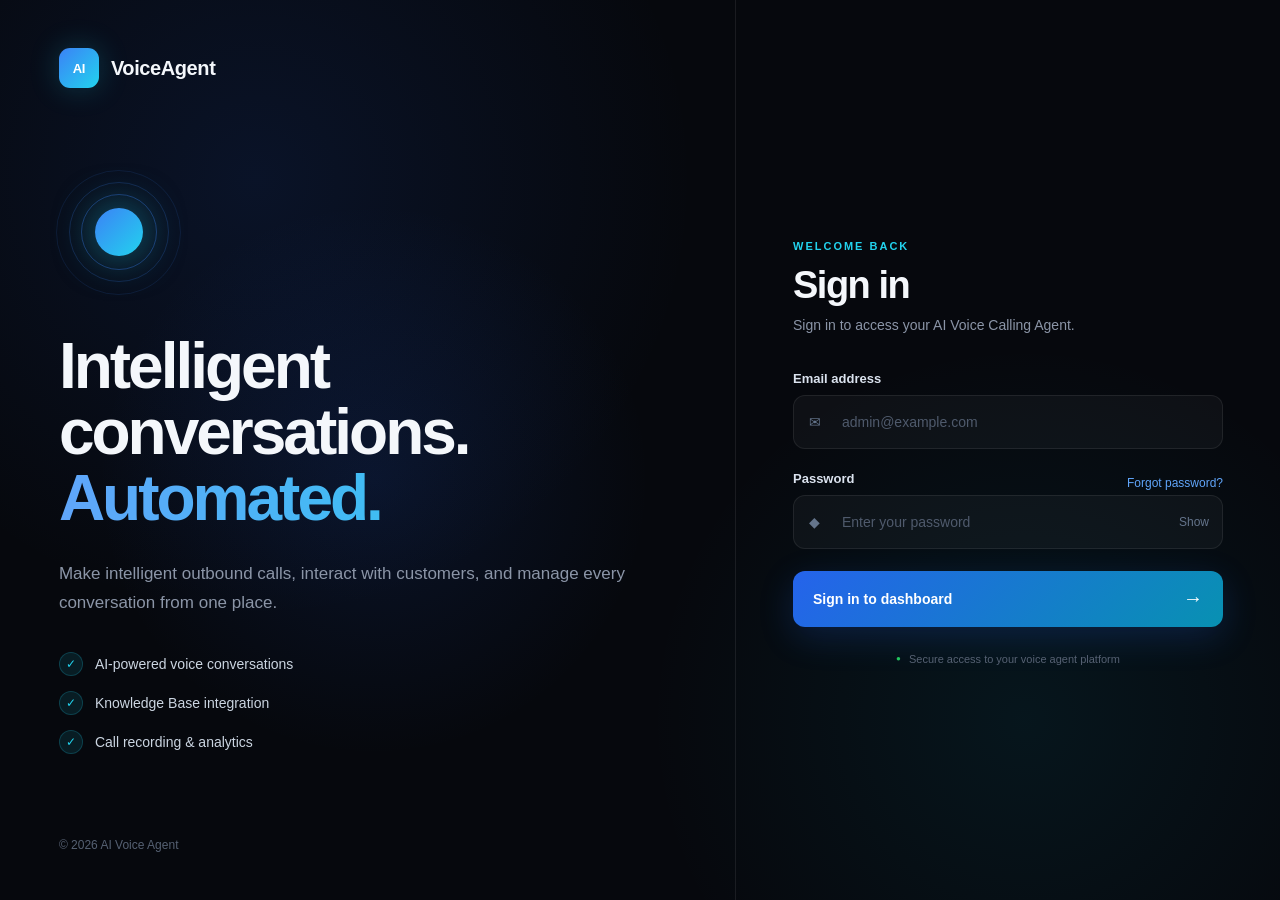
<file: Frontend/index.html>
<!DOCTYPE html>
<html lang="en">
<head>
    <meta charset="UTF-8">
    <meta name="viewport" content="width=device-width, initial-scale=1.0">

    <title>AI Voice Agent | Login</title>

    <link rel="stylesheet" href="style.css">
</head>

<body class="login-page">

    <div class="login-container">

        <!-- Left Branding Section -->
        <div class="login-brand">

            <div class="brand-logo">
                <div class="logo-icon">AI</div>
                <span>VoiceAgent</span>
            </div>

            <div class="brand-content">

                <div class="voice-orb">
                    <div class="orb-core"></div>
                    <div class="orb-ring ring-1"></div>
                    <div class="orb-ring ring-2"></div>
                    <div class="orb-ring ring-3"></div>
                </div>

                <h1>
                    Intelligent conversations.
                    <span>Automated.</span>
                </h1>

                <p>
                    Make intelligent outbound calls, interact with customers,
                    and manage every conversation from one place.
                </p>

                <div class="feature-list">

                    <div class="feature-item">
                        <div class="feature-icon">✓</div>
                        <span>AI-powered voice conversations</span>
                    </div>

                    <div class="feature-item">
                        <div class="feature-icon">✓</div>
                        <span>Knowledge Base integration</span>
                    </div>

                    <div class="feature-item">
                        <div class="feature-icon">✓</div>
                        <span>Call recording & analytics</span>
                    </div>

                </div>

            </div>

            <div class="brand-footer">
                © 2026 AI Voice Agent
            </div>

        </div>


        <!-- Login Section -->
        <div class="login-section">

            <div class="login-card">

                <div class="mobile-logo">
                    <div class="logo-icon">AI</div>
                    <span>VoiceAgent</span>
                </div>

                <div class="login-header">

                    <span class="eyebrow">WELCOME BACK</span>

                    <h2>Sign in</h2>

                    <p>
                        Sign in to access your AI Voice Calling Agent.
                    </p>

                </div>


                <form id="loginForm">

                    <div class="form-group">

                        <label for="email">
                            Email address
                        </label>

                        <div class="input-wrapper">

                            <span class="input-icon">✉</span>

                            <input
                                type="email"
                                id="email"
                                placeholder="admin@example.com"
                                required
                            >

                        </div>

                    </div>


                    <div class="form-group">

                        <div class="label-row">

                            <label for="password">
                                Password
                            </label>

                            <a href="#" onclick="return false;">
                                Forgot password?
                            </a>

                        </div>

                        <div class="input-wrapper">

                            <span class="input-icon">◆</span>

                            <input
                                type="password"
                                id="password"
                                placeholder="Enter your password"
                                required
                            >

                            <button
                                type="button"
                                class="password-toggle"
                                id="togglePassword"
                            >
                                Show
                            </button>

                        </div>

                    </div>


                    <div
                        class="login-error"
                        id="loginError"
                    ></div>


                    <button
                        type="submit"
                        class="login-button"
                    >

                        <span>Sign in to dashboard</span>

                        <span class="button-arrow">→</span>

                    </button>

                </form>


                <div class="security-note">

                    <span>●</span>

                    <p>
                        Secure access to your voice agent platform
                    </p>

                </div>

            </div>

        </div>

    </div>


<script>

    const loginForm = document.getElementById("loginForm");

    const loginError = document.getElementById("loginError");

    const togglePassword =
        document.getElementById("togglePassword");

    const password =
        document.getElementById("password");


    /* API URL */

    const API_BASE_URL =
        window.location.hostname === "localhost" ||
        window.location.hostname === "127.0.0.1"
            ? "http://127.0.0.1:5000"
            : "/api";


    /* Password visibility */

    togglePassword.addEventListener("click", () => {

        if (password.type === "password") {

            password.type = "text";

            togglePassword.textContent = "Hide";

        } else {

            password.type = "password";

            togglePassword.textContent = "Show";

        }

    });


    /* Login */

    loginForm.addEventListener("submit", async function(event) {

        event.preventDefault();

        loginError.classList.remove("show");

        loginError.textContent = "";


        const email =
            document.getElementById("email").value.trim();

        const passwordValue =
            document.getElementById("password").value;


        try {

            const response = await fetch(
                `${API_BASE_URL}/login`,
                {
                    method: "POST",

                    headers: {
                        "Content-Type": "application/json"
                    },

                    body: JSON.stringify({
                        email: email,
                        password: passwordValue
                    })
                }
            );


            const data = await response.json();


            if (data.success) {

                localStorage.setItem(
                    "voiceAgentLoggedIn",
                    "true"
                );

                window.location.href = "dashboard.html";


            } else {

                loginError.textContent =
                    data.message ||
                    "Invalid email or password.";

                loginError.classList.add("show");

            }


        } catch (error) {

            console.error(
                "Login Error:",
                error
            );

            loginError.textContent =
                "Unable to connect to the server.";

            loginError.classList.add("show");

        }

    });

</script>

</body>
</html>
</file>
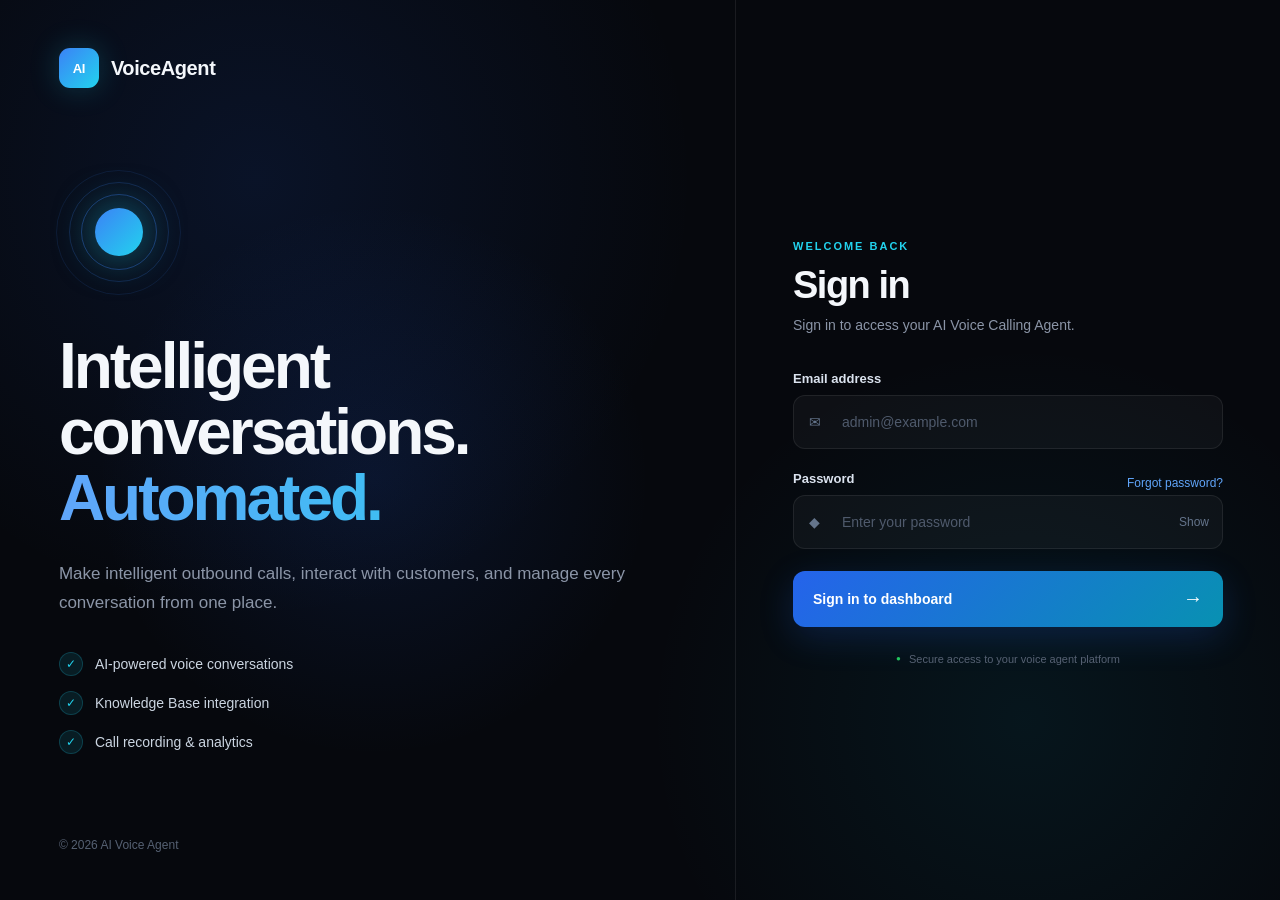
<file: Frontend/login.html>
<!DOCTYPE html>
<html lang="en">
<head>
    <meta charset="UTF-8">
    <meta name="viewport" content="width=device-width, initial-scale=1.0">

    <title>AI Voice Agent | Login</title>

    <link rel="stylesheet" href="style.css">
</head>

<body class="login-page">

    <div class="login-container">

        <!-- Left Branding Section -->
        <div class="login-brand">

            <div class="brand-logo">
                <div class="logo-icon">AI</div>
                <span>VoiceAgent</span>
            </div>

            <div class="brand-content">

                <div class="voice-orb">
                    <div class="orb-core"></div>
                    <div class="orb-ring ring-1"></div>
                    <div class="orb-ring ring-2"></div>
                    <div class="orb-ring ring-3"></div>
                </div>

                <h1>
                    Intelligent conversations.
                    <span>Automated.</span>
                </h1>

                <p>
                    Make intelligent outbound calls, interact with customers,
                    and manage every conversation from one place.
                </p>

                <div class="feature-list">

                    <div class="feature-item">
                        <div class="feature-icon">✓</div>
                        <span>AI-powered voice conversations</span>
                    </div>

                    <div class="feature-item">
                        <div class="feature-icon">✓</div>
                        <span>Knowledge Base integration</span>
                    </div>

                    <div class="feature-item">
                        <div class="feature-icon">✓</div>
                        <span>Call recording & analytics</span>
                    </div>

                </div>

            </div>

            <div class="brand-footer">
                © 2026 AI Voice Agent
            </div>

        </div>


        <!-- Login Section -->
        <div class="login-section">

            <div class="login-card">

                <div class="mobile-logo">
                    <div class="logo-icon">AI</div>
                    <span>VoiceAgent</span>
                </div>

                <div class="login-header">

                    <span class="eyebrow">WELCOME BACK</span>

                    <h2>Sign in</h2>

                    <p>
                        Sign in to access your AI Voice Calling Agent.
                    </p>

                </div>


                <form id="loginForm">

                    <div class="form-group">

                        <label for="email">
                            Email address
                        </label>

                        <div class="input-wrapper">

                            <span class="input-icon">✉</span>

                            <input
                                type="email"
                                id="email"
                                placeholder="admin@example.com"
                                required
                            >

                        </div>

                    </div>


                    <div class="form-group">

                        <div class="label-row">

                            <label for="password">
                                Password
                            </label>

                            <a href="#" onclick="return false;">
                                Forgot password?
                            </a>

                        </div>

                        <div class="input-wrapper">

                            <span class="input-icon">◆</span>

                            <input
                                type="password"
                                id="password"
                                placeholder="Enter your password"
                                required
                            >

                            <button
                                type="button"
                                class="password-toggle"
                                id="togglePassword"
                            >
                                Show
                            </button>

                        </div>

                    </div>


                    <div
                        class="login-error"
                        id="loginError"
                    ></div>


                    <button
                        type="submit"
                        class="login-button"
                    >

                        <span>Sign in to dashboard</span>

                        <span class="button-arrow">→</span>

                    </button>

                </form>


                <div class="security-note">

                    <span>●</span>

                    <p>
                        Secure access to your voice agent platform
                    </p>

                </div>

            </div>

        </div>

    </div>


<script>

    const loginForm = document.getElementById("loginForm");

    const loginError = document.getElementById("loginError");

    const togglePassword =
        document.getElementById("togglePassword");

    const password =
        document.getElementById("password");


    /* Password visibility */

    togglePassword.addEventListener("click", () => {

        if (password.type === "password") {

            password.type = "text";

            togglePassword.textContent = "Hide";

        } else {

            password.type = "password";

            togglePassword.textContent = "Show";

        }

    });


    /* Login */

    loginForm.addEventListener("submit", async function(event) {

        event.preventDefault();

        loginError.classList.remove("show");
        loginError.textContent = "";

        const email =
            document.getElementById("email").value.trim();

        const passwordValue =
            document.getElementById("password").value;


        try {

            const response = await fetch(
                 "/api/login",
                {
                    method: "POST",

                    headers: {
                        "Content-Type": "application/json"
                    },

                    body: JSON.stringify({
                        email: email,
                        password: passwordValue
                    })
                }
            );


            const data = await response.json();


            if (data.success) {

                localStorage.setItem(
                    "voiceAgentLoggedIn",
                    "true"
                );

                window.location.href = "dashboard.html";

            } else {

                loginError.textContent =
                    data.message || "Invalid email or password.";

                loginError.classList.add("show");

            }


        } catch (error) {

            console.error("Login Error:", error);

            loginError.textContent =
                "Unable to connect to the server.";

            loginError.classList.add("show");

        }

    });

</script>

</body>
</html>
</file>
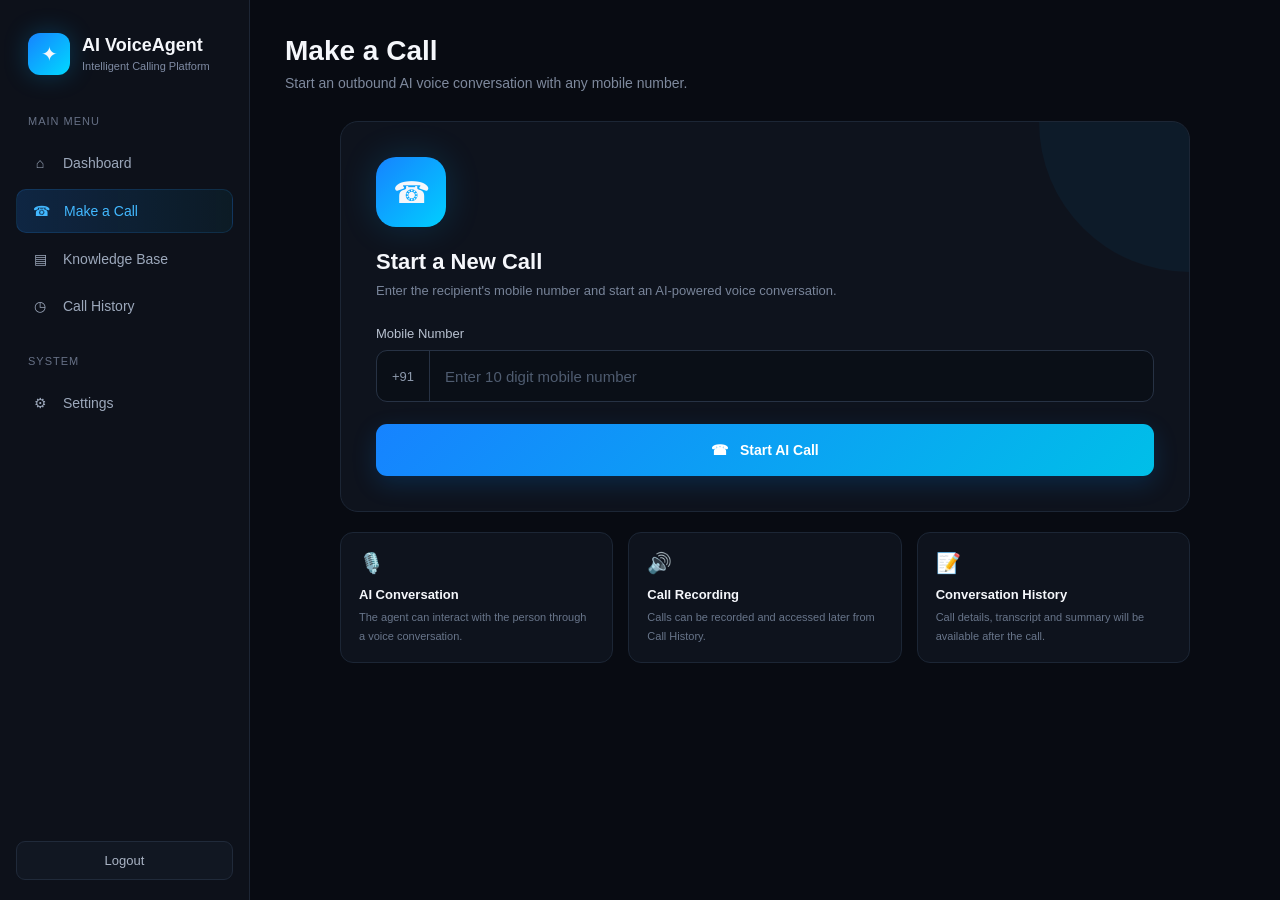
<file: Frontend/make-call.html>
<!DOCTYPE html>
<html lang="en">
<head>
    <meta charset="UTF-8">
    <meta name="viewport" content="width=device-width, initial-scale=1.0">
    <title>Make a Call | AI VoiceAgent</title>
    <link rel="stylesheet" href="style.css">

    <style>
        * {
            box-sizing: border-box;
        }

        body {
            margin: 0;
            background: #080b12;
            color: #f5f7fb;
            font-family: Arial, Helvetica, sans-serif;
        }

        .layout {
            min-height: 100vh;
            display: flex;
        }

        /* SIDEBAR */

        .sidebar {
            width: 250px;
            background: #0d111a;
            border-right: 1px solid #1d2635;
            padding: 25px 16px;
            position: fixed;
            top: 0;
            left: 0;
            bottom: 0;
        }

        .brand {
            display: flex;
            align-items: center;
            gap: 12px;
            padding: 8px 12px 30px;
        }

        .brand-icon {
            width: 42px;
            height: 42px;
            border-radius: 12px;
            background: linear-gradient(135deg, #1683ff, #00d9ff);
            display: flex;
            align-items: center;
            justify-content: center;
            font-size: 20px;
            box-shadow: 0 0 25px rgba(0, 174, 255, 0.25);
        }

        .brand-text h2 {
            margin: 0;
            font-size: 18px;
        }

        .brand-text span {
            font-size: 11px;
            color: #7f8ba3;
        }

        .nav-title {
            font-size: 11px;
            color: #667085;
            padding: 10px 12px;
            text-transform: uppercase;
            letter-spacing: 1px;
        }

        .nav-item {
            display: flex;
            align-items: center;
            gap: 13px;
            padding: 13px 14px;
            margin: 5px 0;
            border-radius: 10px;
            color: #9ca8bb;
            text-decoration: none;
            transition: 0.2s;
            font-size: 14px;
        }

        .nav-item:hover {
            background: #151c28;
            color: #ffffff;
        }

        .nav-item.active {
            background: linear-gradient(
                90deg,
                rgba(26, 133, 255, 0.18),
                rgba(0, 217, 255, 0.05)
            );
            color: #42b8ff;
            border: 1px solid rgba(35, 153, 255, 0.15);
        }

        .nav-icon {
            width: 20px;
            text-align: center;
        }

        .sidebar-bottom {
            position: absolute;
            bottom: 20px;
            left: 16px;
            right: 16px;
        }

        .logout-btn {
            width: 100%;
            border: 1px solid #202a3a;
            background: #111722;
            color: #aab4c5;
            padding: 11px;
            border-radius: 9px;
            cursor: pointer;
            font-size: 13px;
        }

        .logout-btn:hover {
            background: #191f2c;
            color: white;
        }

        /* MAIN */

        .main {
            margin-left: 250px;
            width: calc(100% - 250px);
            padding: 35px;
        }

        .page-header {
            margin-bottom: 30px;
        }

        .page-header h1 {
            margin: 0 0 8px;
            font-size: 28px;
            font-weight: 600;
        }

        .page-header p {
            margin: 0;
            color: #7e899d;
            font-size: 14px;
        }

        /* CALL AREA */

        .call-wrapper {
            max-width: 850px;
            margin: 0 auto;
        }

        .call-card {
            background: #0e131d;
            border: 1px solid #1c2635;
            border-radius: 18px;
            padding: 35px;
            position: relative;
            overflow: hidden;
        }

        .call-card::before {
            content: "";
            position: absolute;
            width: 300px;
            height: 300px;
            right: -150px;
            top: -150px;
            border-radius: 50%;
            background: rgba(0, 174, 255, 0.05);
            pointer-events: none;
        }

        .call-icon {
            width: 70px;
            height: 70px;
            border-radius: 20px;
            background: linear-gradient(135deg, #1683ff, #00cfff);
            display: flex;
            align-items: center;
            justify-content: center;
            font-size: 30px;
            margin-bottom: 22px;
            box-shadow: 0 0 35px rgba(0, 174, 255, 0.18);
        }

        .call-card h2 {
            margin: 0 0 8px;
            font-size: 22px;
        }

        .call-card > p {
            margin: 0 0 28px;
            color: #788499;
            font-size: 13px;
        }

        .form-label {
            display: block;
            margin-bottom: 9px;
            font-size: 13px;
            color: #b8c1d0;
        }

        .phone-input-wrapper {
            display: flex;
            align-items: center;
            background: #0a0f17;
            border: 1px solid #273244;
            border-radius: 11px;
            overflow: hidden;
            transition: 0.2s;
        }

        .phone-input-wrapper:focus-within {
            border-color: #1683ff;
            box-shadow: 0 0 0 3px rgba(22, 131, 255, 0.08);
        }

        .country-code {
            padding: 0 15px;
            color: #8e9aad;
            font-size: 13px;
            border-right: 1px solid #273244;
            height: 50px;
            display: flex;
            align-items: center;
        }

        #phoneNumber {
            flex: 1;
            height: 50px;
            border: none;
            outline: none;
            background: transparent;
            color: white;
            padding: 0 15px;
            font-size: 15px;
        }

        #phoneNumber::placeholder {
            color: #4f5c70;
        }

        .start-call-btn {
            width: 100%;
            height: 52px;
            margin-top: 22px;
            border: none;
            border-radius: 11px;
            cursor: pointer;
            background: linear-gradient(135deg, #1683ff, #00bfe8);
            color: white;
            font-size: 14px;
            font-weight: 600;
            transition: 0.2s;
            box-shadow: 0 8px 25px rgba(0, 137, 255, 0.18);
        }

        .start-call-btn:hover {
            transform: translateY(-1px);
            box-shadow: 0 10px 30px rgba(0, 137, 255, 0.28);
        }

        .start-call-btn:disabled {
            opacity: 0.5;
            cursor: not-allowed;
            transform: none;
        }

        /* STATUS */

        .status-box {
            margin-top: 25px;
            padding: 18px;
            background: #0a0f17;
            border: 1px solid #1c2736;
            border-radius: 12px;
            display: none;
        }

        .status-box.show {
            display: block;
        }

        .status-title {
            font-size: 12px;
            color: #6f7c91;
            margin-bottom: 8px;
        }

        .status-message {
            font-size: 14px;
            color: #d7deea;
        }

        .status-message.success {
            color: #4ade80;
        }

        .status-message.error {
            color: #f87171;
        }

        /* INFO */

        .info-grid {
            display: grid;
            grid-template-columns: repeat(3, 1fr);
            gap: 15px;
            margin-top: 20px;
        }

        .info-card {
            padding: 18px;
            background: #0e131d;
            border: 1px solid #1c2635;
            border-radius: 13px;
        }

        .info-card-icon {
            font-size: 20px;
            margin-bottom: 12px;
        }

        .info-card strong {
            display: block;
            font-size: 13px;
            margin-bottom: 5px;
        }

        .info-card span {
            color: #68758a;
            font-size: 11px;
            line-height: 1.5;
        }

        @media (max-width: 750px) {

            .sidebar {
                width: 70px;
                padding: 15px 8px;
            }

            .brand-text,
            .nav-title,
            .nav-item span,
            .sidebar-bottom {
                display: none;
            }

            .brand {
                justify-content: center;
                padding-bottom: 20px;
            }

            .nav-item {
                justify-content: center;
                padding: 13px 5px;
            }

            .main {
                margin-left: 70px;
                width: calc(100% - 70px);
                padding: 20px;
            }

            .call-card {
                padding: 25px 20px;
            }

            .info-grid {
                grid-template-columns: 1fr;
            }
        }
    </style>
</head>

<body>

<div class="layout">

    <!-- SIDEBAR -->
    <aside class="sidebar">

        <div class="brand">
            <div class="brand-icon">✦</div>

            <div class="brand-text">
                <h2>AI VoiceAgent</h2>
                <span>Intelligent Calling Platform</span>
            </div>
        </div>

        <div class="nav-title">Main Menu</div>

        <a href="dashboard.html" class="nav-item">
            <div class="nav-icon">⌂</div>
            <span>Dashboard</span>
        </a>

        <a href="make-call.html" class="nav-item active">
            <div class="nav-icon">☎</div>
            <span>Make a Call</span>
        </a>

        <a href="knowledge-base.html" class="nav-item">
            <div class="nav-icon">▤</div>
            <span>Knowledge Base</span>
        </a>

        <a href="call-history.html" class="nav-item">
            <div class="nav-icon">◷</div>
            <span>Call History</span>
        </a>

        <div class="nav-title" style="margin-top: 18px;">System</div>

        <a href="#" class="nav-item">
            <div class="nav-icon">⚙</div>
            <span>Settings</span>
        </a>

        <div class="sidebar-bottom">
            <button class="logout-btn" onclick="logout()">
                Logout
            </button>
        </div>

    </aside>


    <!-- MAIN -->
    <main class="main">

        <div class="page-header">
            <h1>Make a Call</h1>
            <p>Start an outbound AI voice conversation with any mobile number.</p>
        </div>


        <div class="call-wrapper">

            <div class="call-card">

                <div class="call-icon">
                    ☎
                </div>

                <h2>Start a New Call</h2>

                <p>
                    Enter the recipient's mobile number and start an AI-powered
                    voice conversation.
                </p>


                <label class="form-label" for="phoneNumber">
                    Mobile Number
                </label>

                <div class="phone-input-wrapper">

                    <div class="country-code">
                        +91
                    </div>

                    <input
                        type="tel"
                        id="phoneNumber"
                        placeholder="Enter 10 digit mobile number"
                        maxlength="10"
                        autocomplete="tel"
                    >

                </div>


                <button
                    class="start-call-btn"
                    id="startCallBtn"
                    onclick="startCall()"
                >
                    ☎ &nbsp; Start AI Call
                </button>


                <div class="status-box" id="statusBox">

                    <div class="status-title">
                        CALL STATUS
                    </div>

                    <div
                        class="status-message"
                        id="statusMessage"
                    >
                        Ready to make a call.
                    </div>

                </div>

            </div>


            <div class="info-grid">

                <div class="info-card">

                    <div class="info-card-icon">
                        🎙️
                    </div>

                    <strong>AI Conversation</strong>

                    <span>
                        The agent can interact with the person through
                        a voice conversation.
                    </span>

                </div>


                <div class="info-card">

                    <div class="info-card-icon">
                        🔊
                    </div>

                    <strong>Call Recording</strong>

                    <span>
                        Calls can be recorded and accessed later
                        from Call History.
                    </span>

                </div>


                <div class="info-card">

                    <div class="info-card-icon">
                        📝
                    </div>

                    <strong>Conversation History</strong>

                    <span>
                        Call details, transcript and summary will be
                        available after the call.
                    </span>

                </div>

            </div>

        </div>

    </main>

</div>

<script src="make-call.js"></script>

</body>
</html>
</file>
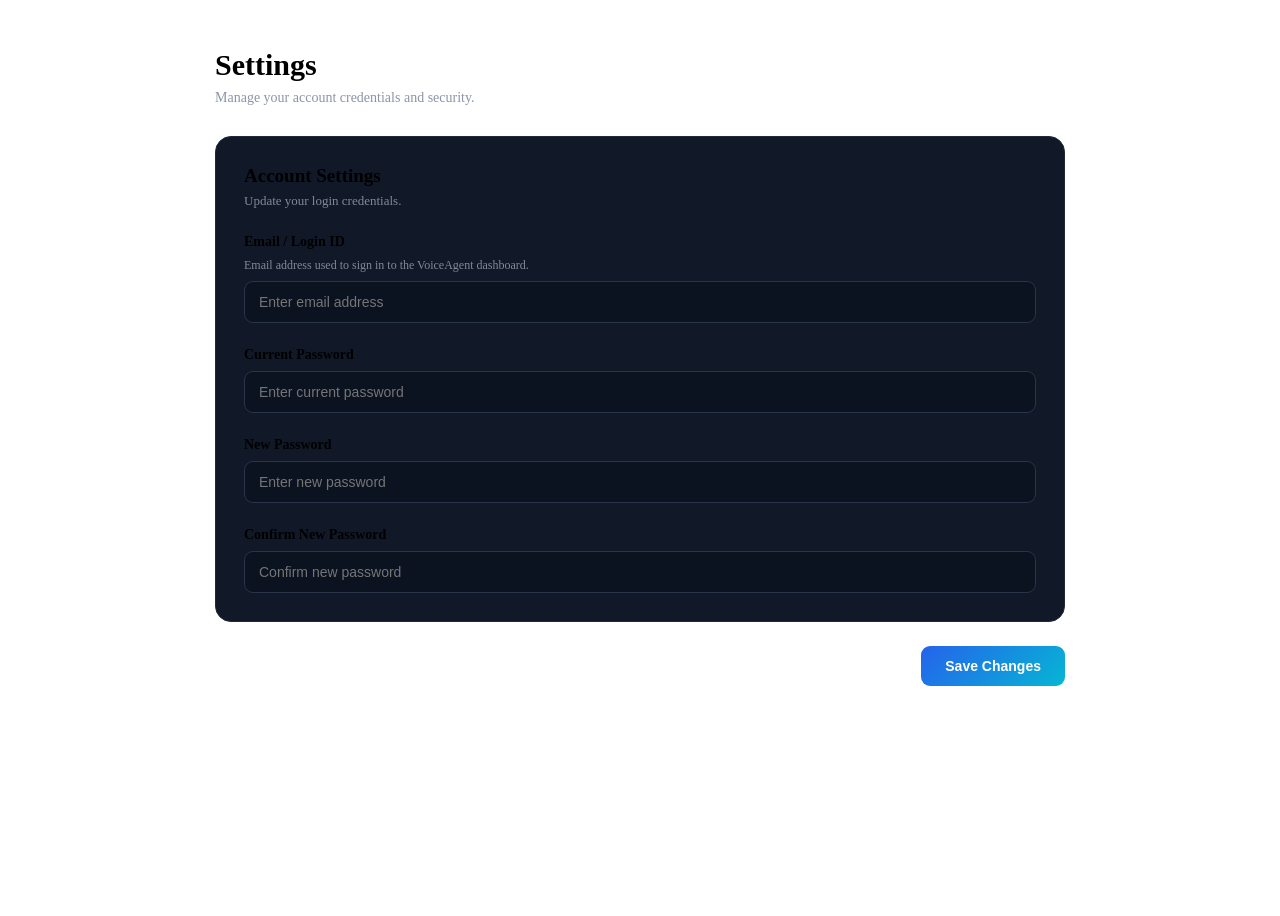
<file: Frontend/settings.html>
<!DOCTYPE html>
<html lang="en">
<head>
    <meta charset="UTF-8">
    <meta name="viewport" content="width=device-width, initial-scale=1.0">

    <title>Settings - VoiceAgent</title>

    <link rel="stylesheet" href="http://127.0.0.1:5500/Frontend/style.css">

    <style>
        .settings-container {
            min-height: 100vh;
            padding: 40px;
            box-sizing: border-box;
        }

        .settings-content {
            max-width: 850px;
            margin: 0 auto;
        }

        .settings-header {
            margin-bottom: 30px;
        }

        .settings-header h1 {
            margin: 0 0 8px;
            font-size: 30px;
        }

        .settings-header p {
            margin: 0;
            color: #8b95a7;
            font-size: 14px;
        }

        .settings-card {
            background: #111827;
            border: 1px solid #1f2937;
            border-radius: 16px;
            padding: 28px;
            margin-bottom: 24px;
        }

        .settings-card h2 {
            margin: 0 0 6px;
            font-size: 19px;
        }

        .settings-description {
            color: #7f8a9c;
            font-size: 13px;
            margin-bottom: 25px;
        }

        .form-group {
            margin-bottom: 24px;
        }

        .form-group:last-child {
            margin-bottom: 0;
        }

        .form-group label {
            display: block;
            margin-bottom: 8px;
            font-size: 14px;
            font-weight: 600;
        }

        .form-group small {
            display: block;
            color: #7f8a9c;
            font-size: 12px;
            margin-bottom: 8px;
        }

        .form-group input {
            width: 100%;
            box-sizing: border-box;
            background: #0b1220;
            color: #ffffff;
            border: 1px solid #293548;
            border-radius: 9px;
            padding: 12px 14px;
            font-size: 14px;
            outline: none;
        }

        .form-group input:focus {
            border-color: #3b82f6;
        }

        .save-section {
            display: flex;
            justify-content: flex-end;
            align-items: center;
            gap: 15px;
        }

        .save-message {
            display: none;
            color: #22c55e;
            font-size: 14px;
        }

        .save-btn {
            border: none;
            border-radius: 9px;
            padding: 12px 24px;
            background: linear-gradient(135deg, #2563eb, #06b6d4);
            color: white;
            font-size: 14px;
            font-weight: 600;
            cursor: pointer;
        }

        .save-btn:hover {
            opacity: 0.9;
        }

        @media (max-width: 700px) {
            .settings-container {
                padding: 20px;
            }

            .settings-card {
                padding: 20px;
            }

            .save-section {
                flex-direction: column;
                align-items: stretch;
            }

            .save-btn {
                width: 100%;
            }
        }
    </style>
</head>

<body>

<div class="settings-container">

    <div class="settings-content">

        <div class="settings-header">
            <h1>Settings</h1>
            <p>Manage your account credentials and security.</p>
        </div>


        <!-- ACCOUNT SETTINGS -->

        <div class="settings-card">

            <h2>Account Settings</h2>

            <div class="settings-description">
                Update your login credentials.
            </div>


            <!-- Email -->

            <div class="form-group">

                <label for="email">
                    Email / Login ID
                </label>

                <small>
                    Email address used to sign in to the VoiceAgent dashboard.
                </small>

                <input
                    type="email"
                    id="email"
                    placeholder="Enter email address"
                >

            </div>


            <!-- Current Password -->

            <div class="form-group">

                <label for="currentPassword">
                    Current Password
                </label>

                <input
                    type="password"
                    id="currentPassword"
                    placeholder="Enter current password"
                >

            </div>


            <!-- New Password -->

            <div class="form-group">

                <label for="newPassword">
                    New Password
                </label>

                <input
                    type="password"
                    id="newPassword"
                    placeholder="Enter new password"
                >

            </div>


            <!-- Confirm Password -->

            <div class="form-group">

                <label for="confirmPassword">
                    Confirm New Password
                </label>

                <input
                    type="password"
                    id="confirmPassword"
                    placeholder="Confirm new password"
                >

            </div>

        </div>


        <!-- SAVE -->

        <div class="save-section">

            <span
                id="saveMessage"
                class="save-message"
            >
                ✓ Changes saved
            </span>

            <button
                class="save-btn"
                onclick="saveSettings()"
            >
                Save Changes
            </button>

        </div>

    </div>

</div>


<script src="http://127.0.0.1:5500/Frontend/settings.js"></script>

</body>
</html>
</file>
<file: Frontend/style.css>
* {
    margin: 0;
    padding: 0;
    box-sizing: border-box;
}

:root {
    --bg: #06080d;
    --panel: #0b0f17;
    --panel-light: #101621;
    --border: rgba(255, 255, 255, 0.08);

    --text: #f4f7fb;
    --muted: #8b95a7;

    --blue: #3b82f6;
    --cyan: #22d3ee;

    --danger: #ef4444;
}

body {
    font-family:
        Inter,
        -apple-system,
        BlinkMacSystemFont,
        "Segoe UI",
        sans-serif;

    background: var(--bg);
    color: var(--text);
}


/* ================================
   LOGIN PAGE
================================ */

.login-page {
    min-height: 100vh;

    background:
        radial-gradient(
            circle at 20% 20%,
            rgba(37, 99, 235, 0.12),
            transparent 35%
        ),
        radial-gradient(
            circle at 80% 80%,
            rgba(6, 182, 212, 0.08),
            transparent 30%
        ),
        #06080d;
}


.login-container {
    min-height: 100vh;

    display: grid;

    grid-template-columns:
        minmax(0, 1.15fr)
        minmax(420px, 0.85fr);
}


/* ================================
   BRAND SIDE
================================ */

.login-brand {
    position: relative;

    padding: 48px 8%;

    display: flex;

    flex-direction: column;

    justify-content: space-between;

    border-right: 1px solid var(--border);

    overflow: hidden;
}


.login-brand::before {
    content: "";

    position: absolute;

    width: 600px;
    height: 600px;

    border-radius: 50%;

    background:
        radial-gradient(
            circle,
            rgba(37, 99, 235, 0.12),
            transparent 65%
        );

    top: 20%;
    left: 10%;

    pointer-events: none;
}


.brand-logo,
.mobile-logo {
    display: flex;

    align-items: center;

    gap: 12px;

    font-size: 20px;

    font-weight: 700;

    letter-spacing: -0.4px;
}


.logo-icon {
    width: 40px;
    height: 40px;

    border-radius: 11px;

    display: flex;

    align-items: center;
    justify-content: center;

    font-size: 13px;

    font-weight: 800;

    background:
        linear-gradient(
            135deg,
            var(--blue),
            var(--cyan)
        );

    color: white;

    box-shadow:
        0 0 30px
        rgba(34, 211, 238, 0.22);
}


.brand-content {
    position: relative;

    max-width: 650px;

    margin: auto 0;
}


.voice-orb {
    position: relative;

    width: 120px;
    height: 120px;

    margin-bottom: 42px;

    display: flex;

    align-items: center;
    justify-content: center;
}


.orb-core {
    width: 48px;
    height: 48px;

    border-radius: 50%;

    background:
        linear-gradient(
            135deg,
            var(--blue),
            var(--cyan)
        );

    box-shadow:
        0 0 40px
        rgba(34, 211, 238, 0.5);
}


.orb-ring {
    position: absolute;

    border: 1px solid
        rgba(59, 130, 246, 0.35);

    border-radius: 50%;
}


.ring-1 {
    width: 76px;
    height: 76px;
}


.ring-2 {
    width: 100px;
    height: 100px;

    opacity: 0.6;
}


.ring-3 {
    width: 125px;
    height: 125px;

    opacity: 0.35;
}


.brand-content h1 {
    font-size: clamp(42px, 5vw, 72px);

    line-height: 1.03;

    letter-spacing: -3px;

    max-width: 700px;
}


.brand-content h1 span {
    display: block;

    background:
        linear-gradient(
            90deg,
            #60a5fa,
            #22d3ee
        );

    -webkit-background-clip: text;

    -webkit-text-fill-color: transparent;
}


.brand-content > p {
    margin-top: 28px;

    max-width: 580px;

    color: var(--muted);

    font-size: 17px;

    line-height: 1.7;
}


.feature-list {
    margin-top: 34px;

    display: flex;

    flex-direction: column;

    gap: 15px;
}


.feature-item {
    display: flex;

    align-items: center;

    gap: 12px;

    color: #cbd5e1;

    font-size: 14px;
}


.feature-icon {
    width: 24px;
    height: 24px;

    border-radius: 50%;

    display: flex;

    align-items: center;
    justify-content: center;

    font-size: 12px;

    background:
        rgba(34, 211, 238, 0.1);

    color: var(--cyan);

    border:
        1px solid
        rgba(34, 211, 238, 0.2);
}


.brand-footer {
    color: #566173;

    font-size: 12px;
}


/* ================================
   LOGIN SECTION
================================ */

.login-section {
    display: flex;

    align-items: center;
    justify-content: center;

    padding: 40px;
}


.login-card {
    width: 100%;

    max-width: 430px;
}


.mobile-logo {
    display: none;

    margin-bottom: 50px;
}


.login-header {
    margin-bottom: 38px;
}


.eyebrow {
    color: var(--cyan);

    font-size: 11px;

    font-weight: 700;

    letter-spacing: 2px;
}


.login-header h2 {
    margin-top: 10px;

    font-size: 38px;

    letter-spacing: -1.5px;
}


.login-header p {
    margin-top: 10px;

    color: var(--muted);

    font-size: 14px;
}


/* ================================
   FORM
================================ */

.form-group {
    margin-bottom: 22px;
}


.form-group label {
    display: block;

    margin-bottom: 9px;

    font-size: 13px;

    font-weight: 600;

    color: #dbe3ef;
}


.label-row {
    display: flex;

    align-items: center;
    justify-content: space-between;
}


.label-row a {
    color: #60a5fa;

    font-size: 12px;

    text-decoration: none;
}


.input-wrapper {
    position: relative;
}


.input-icon {
    position: absolute;

    left: 16px;

    top: 50%;

    transform: translateY(-50%);

    color: #64748b;

    font-size: 14px;
}


.input-wrapper input {
    width: 100%;

    height: 54px;

    padding:
        0 48px;

    border-radius: 12px;

    border:
        1px solid var(--border);

    background:
        rgba(255, 255, 255, 0.035);

    color: white;

    outline: none;

    font-size: 14px;

    transition: 0.2s ease;
}


.input-wrapper input::placeholder {
    color: #4f5a6c;
}


.input-wrapper input:focus {
    border-color:
        rgba(59, 130, 246, 0.7);

    background:
        rgba(59, 130, 246, 0.04);

    box-shadow:
        0 0 0 4px
        rgba(59, 130, 246, 0.08);
}


.password-toggle {
    position: absolute;

    right: 14px;

    top: 50%;

    transform: translateY(-50%);

    border: none;

    background: transparent;

    color: #64748b;

    cursor: pointer;

    font-size: 12px;
}


.password-toggle:hover {
    color: white;
}


/* ================================
   LOGIN BUTTON
================================ */

.login-button {
    width: 100%;

    height: 56px;

    margin-top: 8px;

    padding: 0 20px;

    border: none;

    border-radius: 12px;

    background:
        linear-gradient(
            135deg,
            #2563eb,
            #0891b2
        );

    color: white;

    font-size: 14px;

    font-weight: 700;

    cursor: pointer;

    display: flex;

    align-items: center;

    justify-content: space-between;

    transition: 0.2s ease;

    box-shadow:
        0 10px 35px
        rgba(37, 99, 235, 0.2);
}


.login-button:hover {
    transform: translateY(-1px);

    box-shadow:
        0 15px 40px
        rgba(37, 99, 235, 0.3);
}


.button-arrow {
    font-size: 20px;
}


/* ================================
   ERROR
================================ */

.login-error {
    display: none;

    margin-bottom: 14px;

    padding: 11px 13px;

    border-radius: 9px;

    background:
        rgba(239, 68, 68, 0.08);

    border:
        1px solid
        rgba(239, 68, 68, 0.2);

    color: #fca5a5;

    font-size: 12px;
}


.login-error.show {
    display: block;
}


/* ================================
   SECURITY
================================ */

.security-note {
    margin-top: 26px;

    display: flex;

    justify-content: center;

    align-items: center;

    gap: 8px;

    color: #566173;

    font-size: 11px;
}


.security-note span {
    color: #22c55e;

    font-size: 8px;
}


/* ================================
   RESPONSIVE
================================ */

@media (max-width: 900px) {

    .login-container {
        grid-template-columns: 1fr;
    }

    .login-brand {
        display: none;
    }

    .login-section {
        min-height: 100vh;

        padding: 30px;
    }

    .mobile-logo {
        display: flex;
    }

}


@media (max-width: 500px) {

    .login-section {
        padding: 24px;
    }

    .login-header h2 {
        font-size: 32px;
    }

}
</file>
